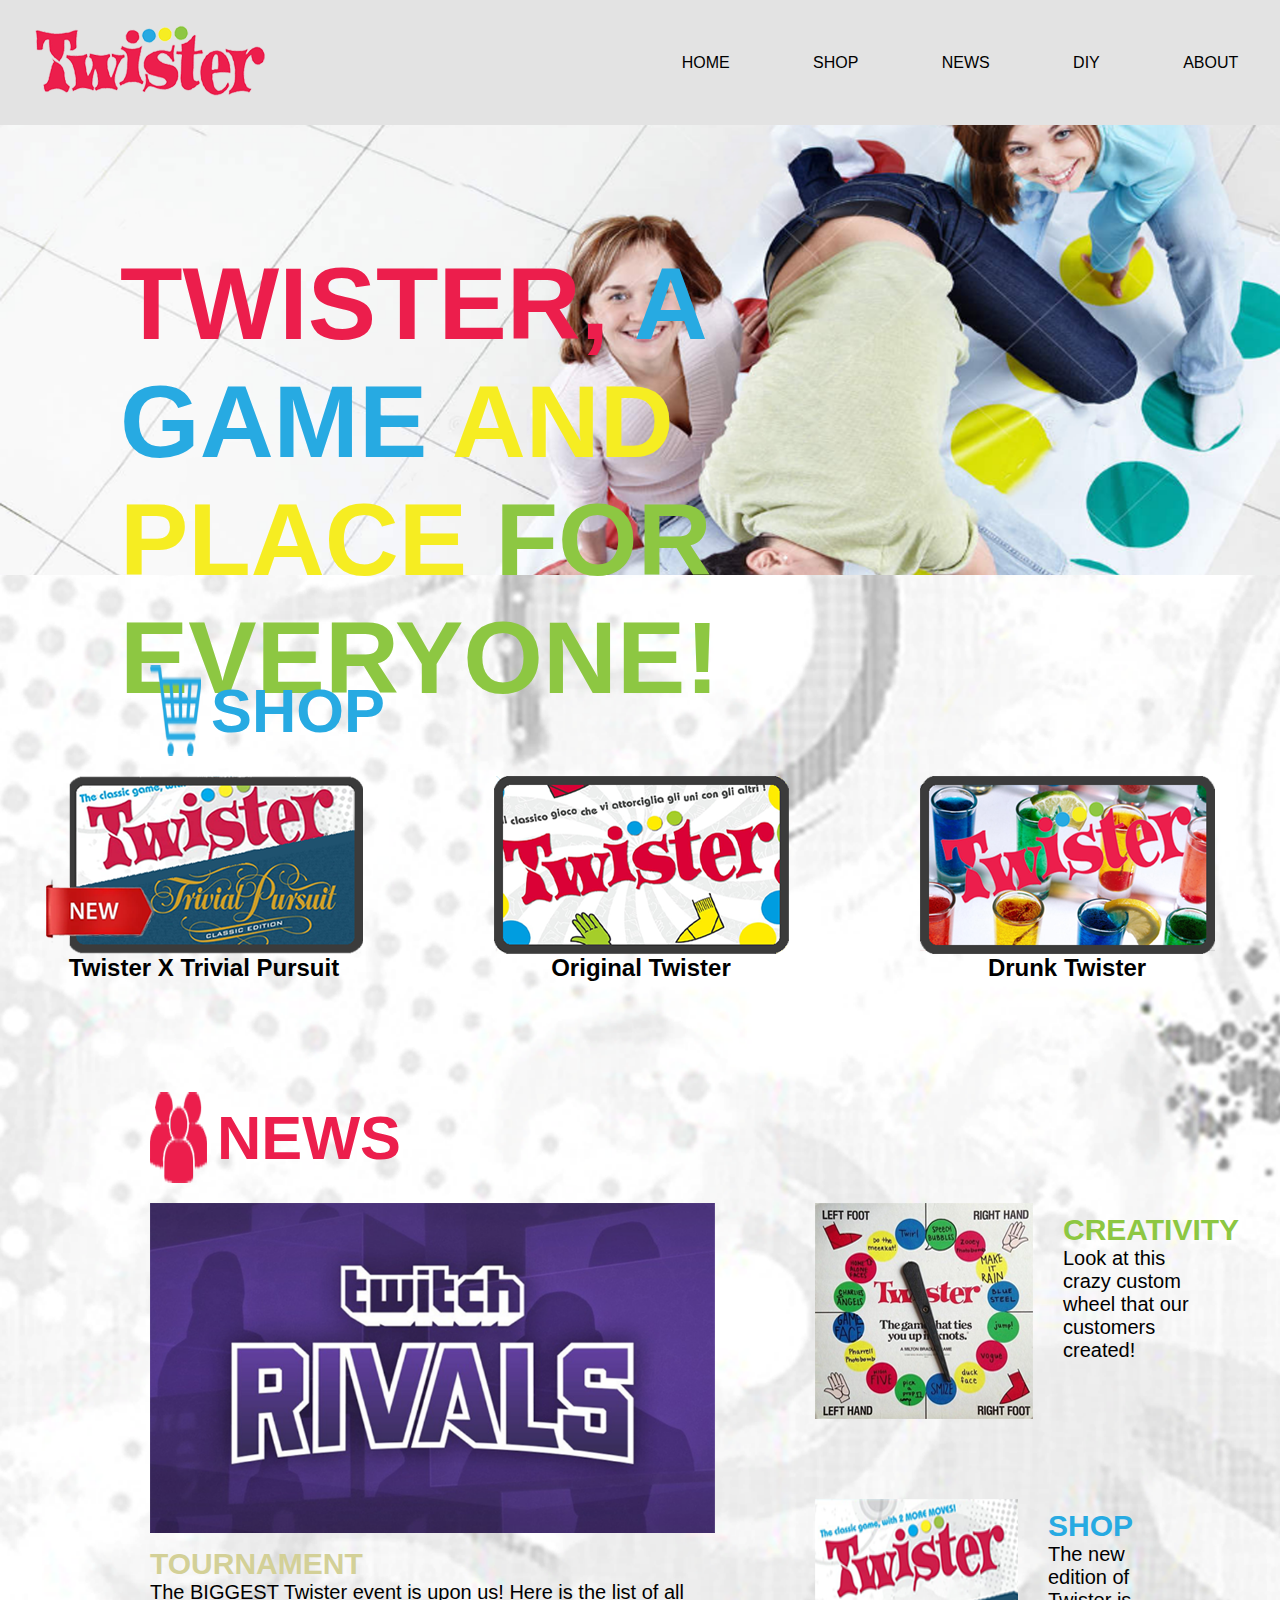
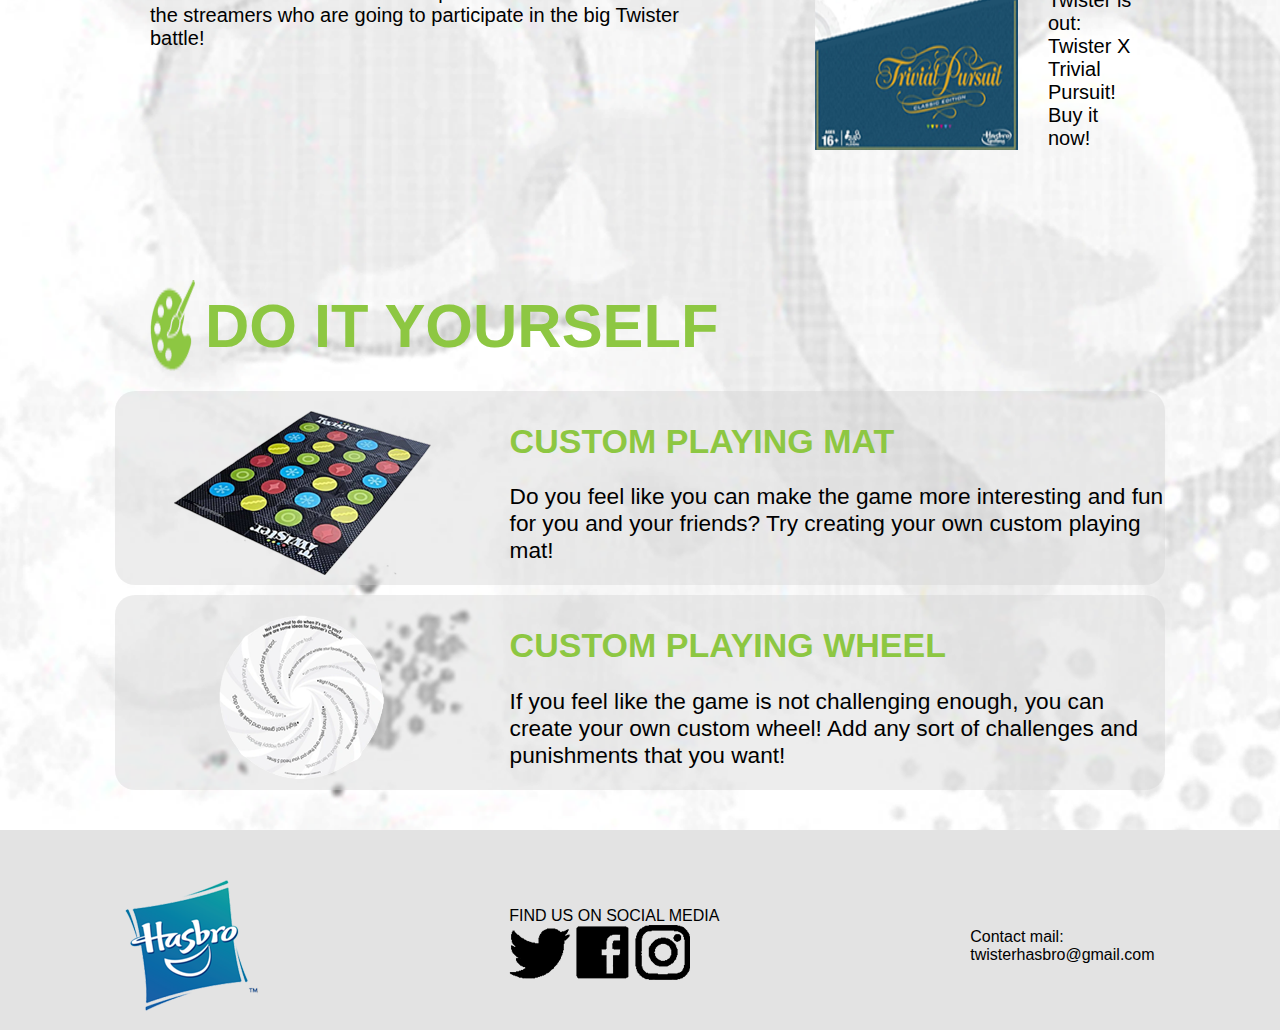
<file: index.html>
<!DOCTYPE html>
<html lang="en">
<head>
    <link rel="stylesheet" href="style1.css">
    <meta charset="UTF-8">
    <meta http-equiv="X-UA-Compatible" content="IE=edge">
    <meta name="viewport" content="width=device-width, initial-scale=1.0">
    <title>Twister</title>
</head>
<body>
   
<!--navigation bar-->
     <nav>
        <div id="lft">
        <a id="logo1" href="index.html"><img src="images/logo.png" alt="logo"></a>
        <a id="logo2" href="index.html"><img src="images/logo2.png" alt="logo"></a>
        </div>
    
        <div id="rgt1">
            <a class="red" href="index.html">HOME</a>
            <a class="blue" href="#shop">SHOP</a>
            <a class="yellow" href="#news">NEWS</a>
            <a class="green" href="#diy">DIY</a>
            <a class="purple" href="#">ABOUT</a>
        </div>
        <div id="rgt2">
            <a id="burger" href="#mobilenav"><img src="images/burger.png" alt="burger"></a>
        </div>
    </nav>
    


<section class="welcome">
    <h1><span style="color: #ec1e4c;">TWISTER,</span> <span style="color: #27aae2;">A GAME</span> <span style="color: #f6ed22;">AND PLACE</span><span style="color: #8dc742;"> FOR EVERYONE!</span></h1>
</section>




<!--shop image section-->
<section id="shop" class="shop1">
    <section class="heading">
        <img src="images/buyicon.png" alt="shopicon">
        <h1><span style="color: #27aae2;">SHOP</span></h1>
    </section>
    <section class="shop">
    <a href="TwisterXTrivialPursuit.html" id="firstgame" class="game">
        <img src="images/main2.png" alt="main2">
        <h2>Twister X Trivial Pursuit</h2>
    </a>
    <section class="game">
        <img src="images/main1.png" alt="main1">
        <h2>Original Twister</h2>
    </section>
    <section class="game">
        <img src="images/main3.png" alt="main3">
        <h2>Drunk Twister</h2>
    </section>
    </section>
</section>




<!--news section bigscreen-->
<section id="news" class="news1">
    <section class="heading">
        <img src="images/community.png" alt="news">
        <h1><span style="color: #ec1e4c;">NEWS</span></h1>
    </section>

    <section class="news">
    <a href="TwitchRivals.html" class="tournament">
       <section> <img src="images/ttvrivals.png" alt="ttv"></section>
        <section class="text">
            <h2><span style="color: #d3d097;">TOURNAMENT</span></h2>
            <p>The BIGGEST Twister event is upon us! Here is the list of all the streamers who are going to participate in the big Twister battle!</p>
        </section>
    </a>

    <section class="other">

        <section class="custom">
            <img src="images/custom.png" alt="custom">
            <section class="text">
                <h2><span style="color: #8dc742;">CREATIVITY</span></h2>
                <p>Look at this crazy custom wheel that our customers created!</p>
            </section>
        </section>
     
        <a href="TwisterXTrivialPursuit.html" class="custom">
            <img src="images/ugabuga.png" alt="txt">
            <section class="text">
                <h2><span style="color: #27aae2;">SHOP</span></h2>
                <p>The new edition of Twister is out: Twister X Trivial Pursuit! Buy it now!</p>
            </section>
        </a> 
        </section>
       

    </section>
</section>




<!--news small screen-->
<section id="newss" class="newss">

    <section class="heading">
        <img src="images/community.png" alt="news">
        <h1><span style="color: #ec1e4c;">NEWS</span></h1>
    </section>

    <a href="TwitchRivals.html" class="row">
        <section class="image">
            <img src="images/ttvsmall.png" alt="smallttv">
        </section>
        <section class="text">
            <h2><span style="color: #d3d097;">TOURNAMENT</span></h2>
            <p>The BIGGEST Twister event is upon us! Here is the list of all the streamers who are going to participate in the big Twister battle!</p>
        </section>
    </a>

    <section class="row">
        <section class="image">
            <img src="images/smallcustom.png" alt="smallcustom">
        </section>
        <section class="text">
            <h2><span style="color: #8dc742;">CREATIVITY</span></h2>
            <p>Look at this crazy custom wheel that our customers created! Get inspiration for your own custom spinning wheel!</p>
        </section>
    </section>

    <a href="TwisterXTrivialPursuit.html" class="row">
        <section class="image">
            <img src="images/txtsmall.png" alt="smalltxt">
        </section>
        <section class="text">
            <h2><span style="color: #27aae2;">SHOP</span></h2>
            <p>The new edition of Twister is out: Twister X Trivial Pursuit! Test your knowledge and athletic skills all at once! Buy it NOW!</p>
        </section>
    </a>


</section>

<!--do it yourself part-->
<section id="diy" class="DIY">

    <section class="heading">
        <img src="images/diy.png" alt="diy">
        <h1><span style="color: #8dc742;">DO IT YOURSELF</span></h1>
    </section>

    <section class="row2">
        <section class="image">
            <img src="images/customp.png" alt="customp">
        </section>
        <section class="text2">
            <h2><span style="color: #8dc742;">CUSTOM PLAYING MAT</span></h2>
            <p>Do you feel like you can make the game more interesting and fun for you and your friends? Try creating your own custom playing mat!</p>
        </section>
    </section>

    
    <a href="Spinningwheel.html" class="row2" >
        <section class="image">
            <img src="images/customw.png" alt="customw">
        </section>
        <section class="text2">
            <h2><span style="color: #8dc742;">CUSTOM PLAYING WHEEL</span></h2>
            <p>If you feel like the game is not challenging enough, you can create your own custom wheel! Add any sort of challenges and punishments that you want!</p>
        </section>
    </a>

</section>


<footer>
    <!--The footer will only appear on regular screens, on smaller screens it will be the navigation bar like we did in one class-->
    <section class="bigfooter">
        <img src="images/hasbro.png" alt="hasbro">
        <section class="middle">
            <p>FIND US ON SOCIAL MEDIA</p>
            <img src="images/social.png" alt="socialmedia">
        </section>
        <p>Contact mail: <br> twisterhasbro@gmail.com</p>
    </section>
    
<nav id="mobilenav">
        <a class="red" href="index.html">HOME</a>
        <a class="blue" href="#shop">SHOP</a>
        <a class="yellow" href="#newss">NEWS</a>
        <a class="green" href="#diy">DIY</a>
        <a class="purple" href="#">ABOUT</a>
    </nav>
    
    
</footer>


</body>
</html>
</file>
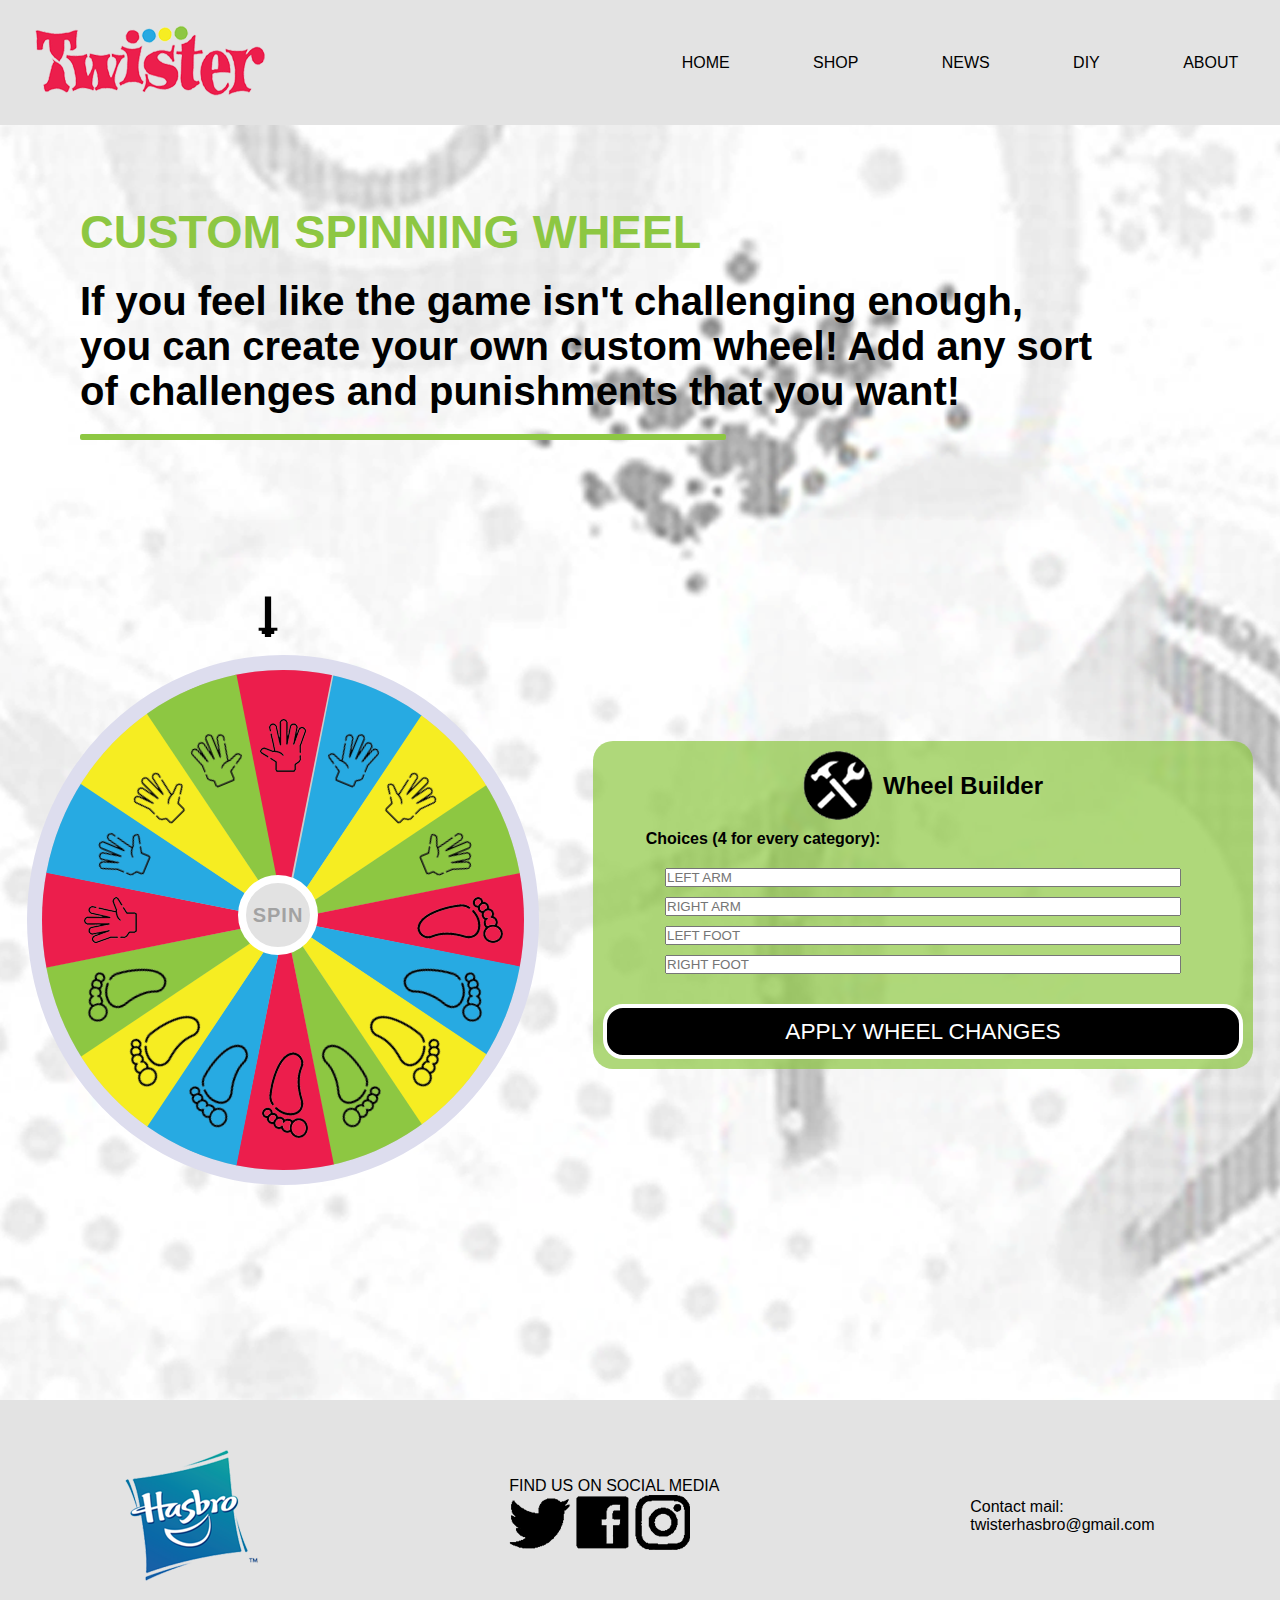
<file: Spinningwheel.html>
<!DOCTYPE html>
<html lang="en">
<head>
    <link rel="stylesheet" href="style4.css">
    <meta charset="UTF-8">
    <meta http-equiv="X-UA-Compatible" content="IE=edge">
    <meta name="viewport" content="width=device-width, initial-scale=1.0">
    <title>Custom spinning wheel</title>
</head>
<body>
   
<!--navigation bar-->

<nav>
    <div id="lft">
    <a id="logo1" href="index.html"><img src="images/logo.png" alt="logo"></a>
    <a id="logo2" href="index.html"><img src="images/logo2.png" alt="logo"></a>
    </div>

    <div id="rgt1">
        <a class="red" href="index.html">HOME</a>
        <a class="blue" href="#shop">SHOP</a>
        <a class="yellow" href="#news">NEWS</a>
        <a class="green" href="#diy">DIY</a>
        <a class="purple" href="#">ABOUT</a>
    </div>
    <div id="rgt2">
        <a id="burger" href="#mobilenav"><img src="images/burger.png" alt="burger"></a>
    </div>
</nav>

<!--heading-->
<section class="heading">
    <h1><span style="color: #8dc742;">CUSTOM SPINNING WHEEL</span></h1>
</section>

<section class="text">
    <h2><b>If you feel like the game isn't challenging enough, you can create your own custom wheel! Add any sort of challenges and punishments that you want!</b></h2>
</section>
<hr class="line">



<!-- I took this part from a youtube video: https://www.youtube.com/watch?v=uN11hInUfLs&list=LL&index=6&t=1s&ab_channel=GhostCode This was my first time using java script-->
<section class="box">

    
    <section class="wheel">
        
            <span class="arrow"></span>
        
        <!-- SPINNING WHEEL-->
        <button id="spin">SPIN</button>
        <div class="container">
            <div class="one"><img src="images/lefthand.png" alt="lefthand"></div>
            <div class="two"><img src="images/lefthand.png" alt="lefthand"></div>
            <div class="three"><img src="images/lefthand.png" alt="lefthand"></div>
            <div class="four"><img src="images/lefthand.png" alt="lefthand"></div>
            <div class="five"><img src="images/leftfoot.png" alt="leftfoot"></div>
            <div class="six"><img src="images/leftfoot.png" alt="leftfoot"></div>
            <div class="seven"><img src="images/leftfoot.png" alt="leftfoot"></div>
            <div class="eight"><img src="images/leftfoot.png" alt="leftfoot"></div>
            <div class="nine"><img src="images/rightfoot.png" alt="rightfoot"></div>
            <div class="ten"><img src="images/rightfoot.png" alt="rightfoot"></div>
            <div class="eleven"><img src="images/rightfoot.png" alt="rightfoot"></div>
            <div class="twelve"><img src="images/rightfoot.png" alt="rightfoot"></div>
            <div class="thirteen"><img src="images/righthand.png" alt="righthand"></div>
            <div class="fourteen"><img src="images/righthand.png" alt="righthand"></div>
            <div class="fifteen"><img src="images/righthand.png" alt="righthand"></div>
            <div class="sixteen"><img src="images/righthand.png" alt="righthand"></div>
        </div>
    </section>
    
    <!--green wheel builder-->
    <section class="builder">

        <section class="title">
            <img src="images/BUILDER.png" alt="builder">
            <h2>Wheel Builder</h2>
        </section>

        <section class="part2">
            <section class="choices">
                <p>Choices (4 for every category):</p>
            </section>

            <section class="input">
                <input type="text" placeholder="LEFT ARM">
                <input type="text" placeholder="RIGHT ARM">
                <input type="text" placeholder="LEFT FOOT">
                <input type="text" placeholder="RIGHT FOOT">
            </section>

            <section class="buttonn">
                <a class="button">APPLY WHEEL CHANGES</a>
            </section>

        </section>
    </section>

</section>
<script src="style4.js"></script>

<footer>
    <!--The footer will only appear on regular screens, on smaller screens it will be the navigation bar like we did in one class-->
    <section class="bigfooter">
        <img src="images/hasbro.png" alt="hasbro">
        <section class="middle">
            <p>FIND US ON SOCIAL MEDIA</p>
            <img src="images/social.png" alt="socialmedia">
        </section>
        <p>Contact mail: <br> twisterhasbro@gmail.com</p>
    </section>
    

    <nav id="mobilenav">
        <a class="red" href="index.html">HOME</a>
        <a class="blue" href="#shop">SHOP</a>
        <a class="yellow" href="#newss">NEWS</a>
        <a class="green" href="#diy">DIY</a>
        <a class="purple" href="#">ABOUT</a>
    </nav>
    
</footer>
</body>
</file>
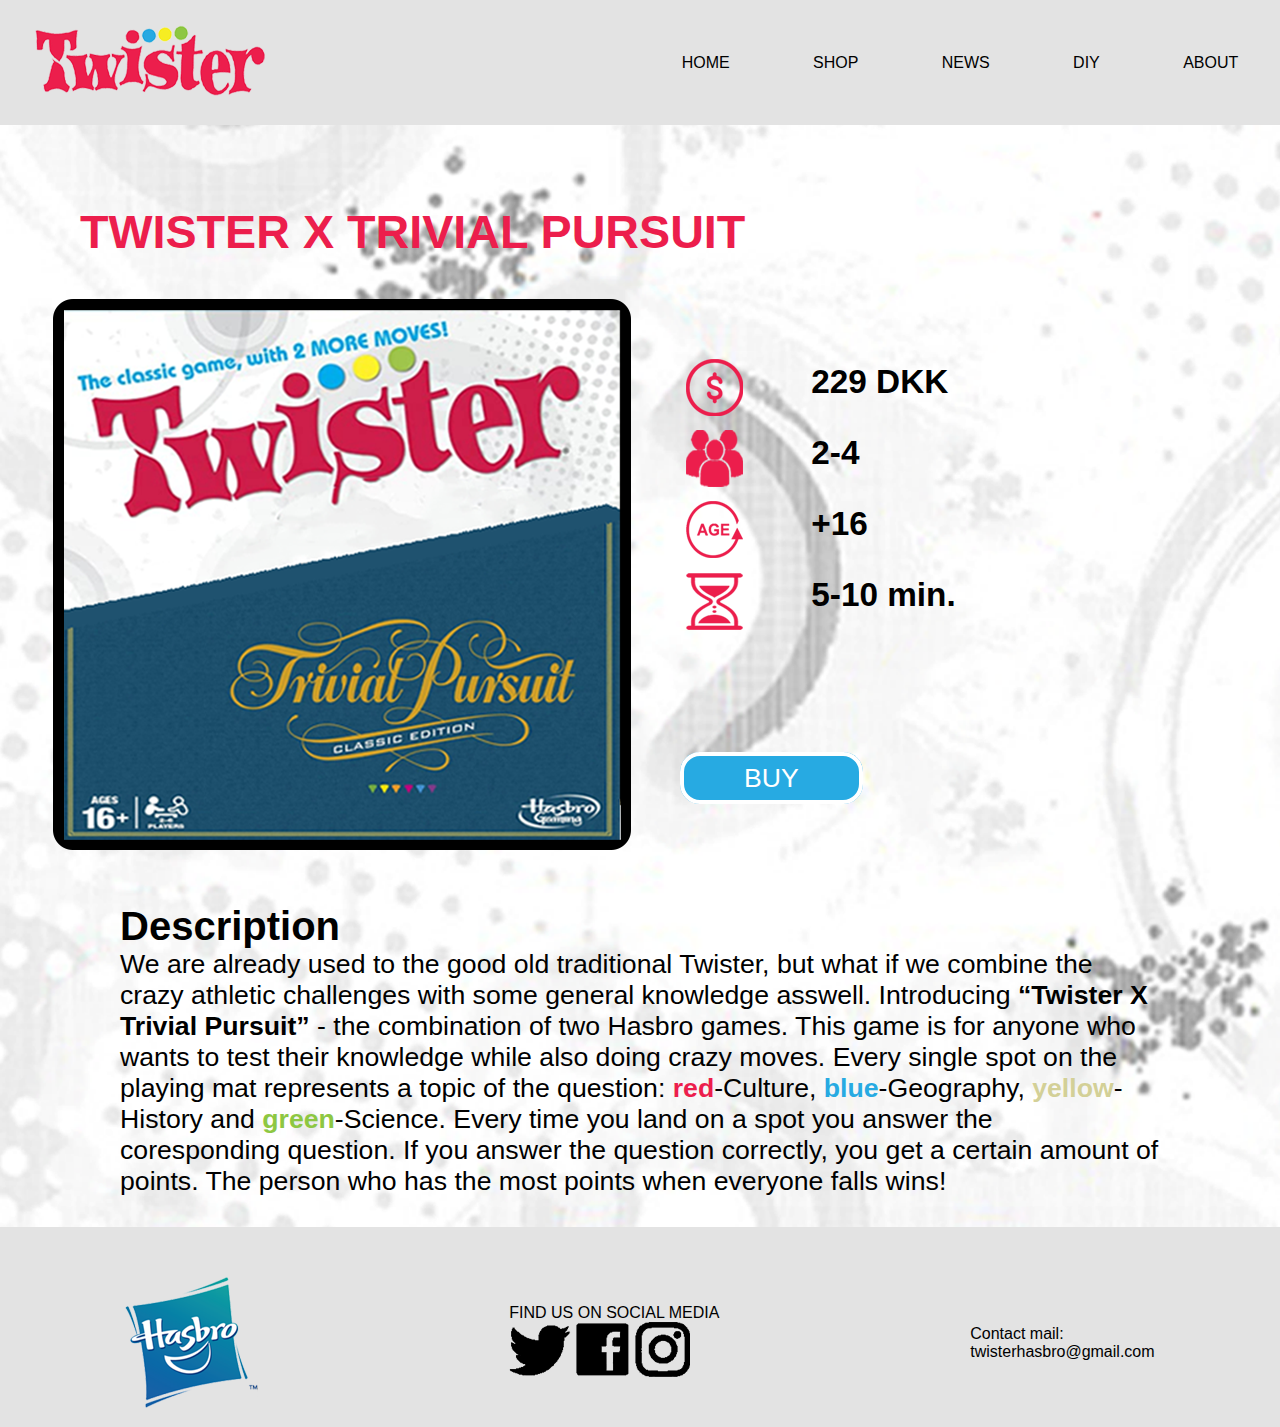
<file: TwisterXTrivialPursuit.html>
<!DOCTYPE html>
<html lang="en">
<head>
    <link rel="stylesheet" href="style2.css">
    <meta charset="UTF-8">
    <meta http-equiv="X-UA-Compatible" content="IE=edge">
    <meta name="viewport" content="width=device-width, initial-scale=1.0">
    <title>Twister X Trivial Pursuit</title>
</head>
<body>
   
<!--navigation bar-->

<nav>
    <div id="lft">
    <a id="logo1" href="index.html"><img src="images/logo.png" alt="logo"></a>
    <a id="logo2" href="index.html"><img src="images/logo2.png" alt="logo"></a>
    </div>

    <div id="rgt1">
        <a class="red" href="index.html">HOME</a>
        <a class="blue" href="#shop">SHOP</a>
        <a class="yellow" href="#news">NEWS</a>
        <a class="green" href="#diy">DIY</a>
        <a class="purple" href="#">ABOUT</a>
    </div>
    <div id="rgt2">
        <a id="burger" href="#mobilenav"><img src="images/burger.png" alt="burger"></a>
    </div>
</nav>

<!--heading-->
<section class="heading">
    <h1><span style="color: #ec1e4c;">TWISTER X TRIVIAL PURSUIT</span></h1>
</section>

<!--game and icon section-->

<section class="box">

    <section class="left">
        <section class="first"><img src="images/left.png" alt="left"></section>
        <section class="second"><img src="images/left2.png" alt="left2"></section>
    </section>

    

    <section class="right">

        <section class="info1">
            <section class="icons">
                <section class="icon">
                    <img src="images/price.png" alt="price">
                </section>
                <section class="txt"> 
                    <p>229 DKK</p>
                </section>
            </section>

            <section class="icons">
                <section class="icon">
                    <img src="images/players.png" alt="players">
                </section>
                <section class="txt">
                    <p>2-4</p>
                </section>
            </section>

            <section class="icons">
                <section class="icon">
                    <img src="images/age.png" alt="age">
                </section>
                <section class="txt">
                    <p>+16</p>
                </section>
            </section>

            <section class="icons">
                <section class="icon">
                    <img src="images/time.png" alt="time">
                </section>
                    <section class="txt">
                        <p>5-10 min.</p>
                    </section>
            </section>

        
        </section>

            <section class="info2">
                <a class="button">BUY</a>
            </section>

    </section>

</section>

<!--TEXT SECTION-->
<section class="description">
    <h2>Description</h2>
    <p>We are already used to the good old traditional Twister, but what if we combine the crazy athletic challenges with some general knowledge asswell. Introducing <b>“Twister X Trivial Pursuit”</b> - the combination of two Hasbro games. This game is for anyone who wants to test their knowledge while also doing crazy moves. Every single spot on the playing mat represents a topic of the question: <b><span style="color: #ec1e4c;">red</span></b>-Culture, <b><span style="color: #27aae2;">blue</span></b>-Geography, <b><span style="color: #d3d097;">yellow</span></b>-History and<b><span style="color: #8dc742;"> green</span></b>-Science. Every time you land on a spot you answer the coresponding question. If you answer the question correctly, you get a certain amount of points. The person who has the most points when everyone falls wins!</p>
</section>

<footer>
    <!--The footer will only appear on regular screens, on smaller screens it will be the navigation bar like we did in one class-->
    <section class="bigfooter">
        <img src="images/hasbro.png" alt="hasbro">
        <section class="middle">
            <p>FIND US ON SOCIAL MEDIA</p>
            <img src="images/social.png" alt="socialmedia">
        </section>
        <p>Contact mail: <br> twisterhasbro@gmail.com</p>
    </section>
    

    <nav id="mobilenav">
        <a class="red" href="index.html">HOME</a>
        <a class="blue" href="#shop">SHOP</a>
        <a class="yellow" href="#newss">NEWS</a>
        <a class="green" href="#diy">DIY</a>
        <a class="purple" href="#">ABOUT</a>
    </nav>
    
</footer>
</body>
</file>
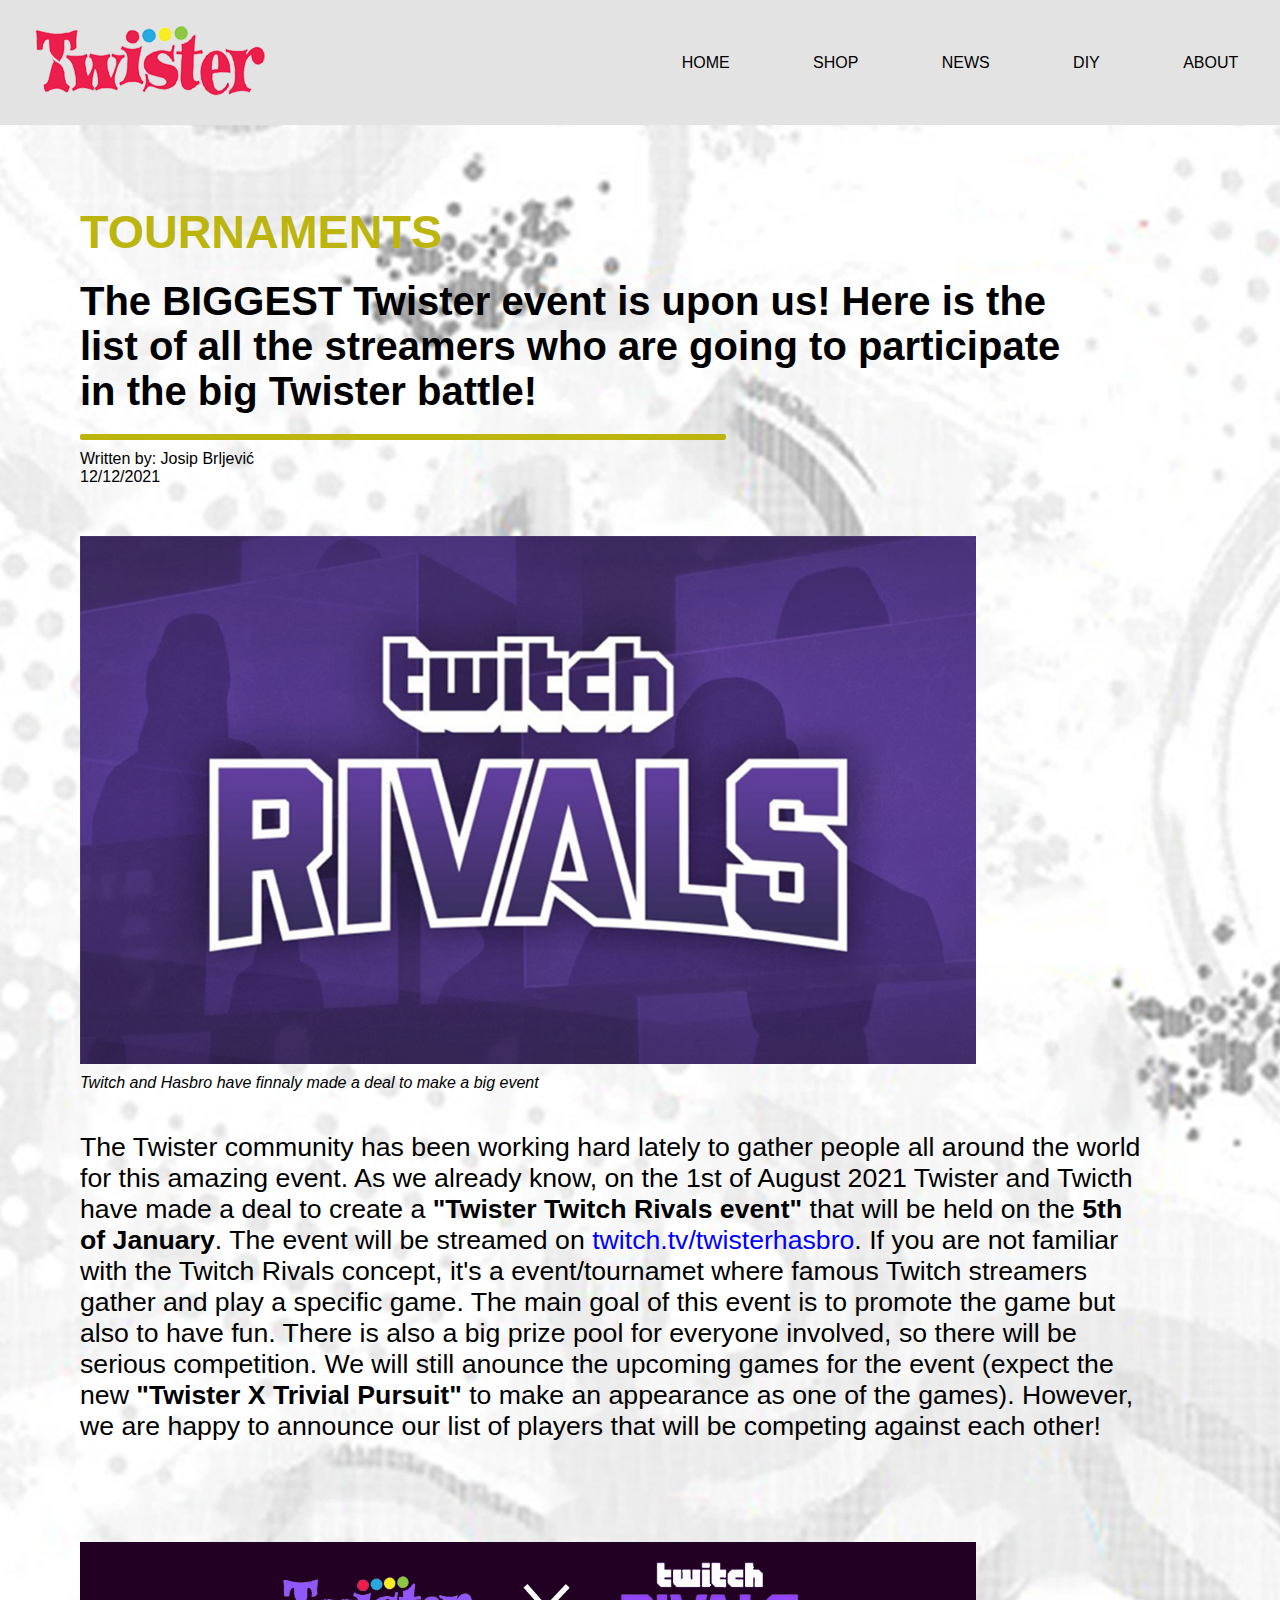
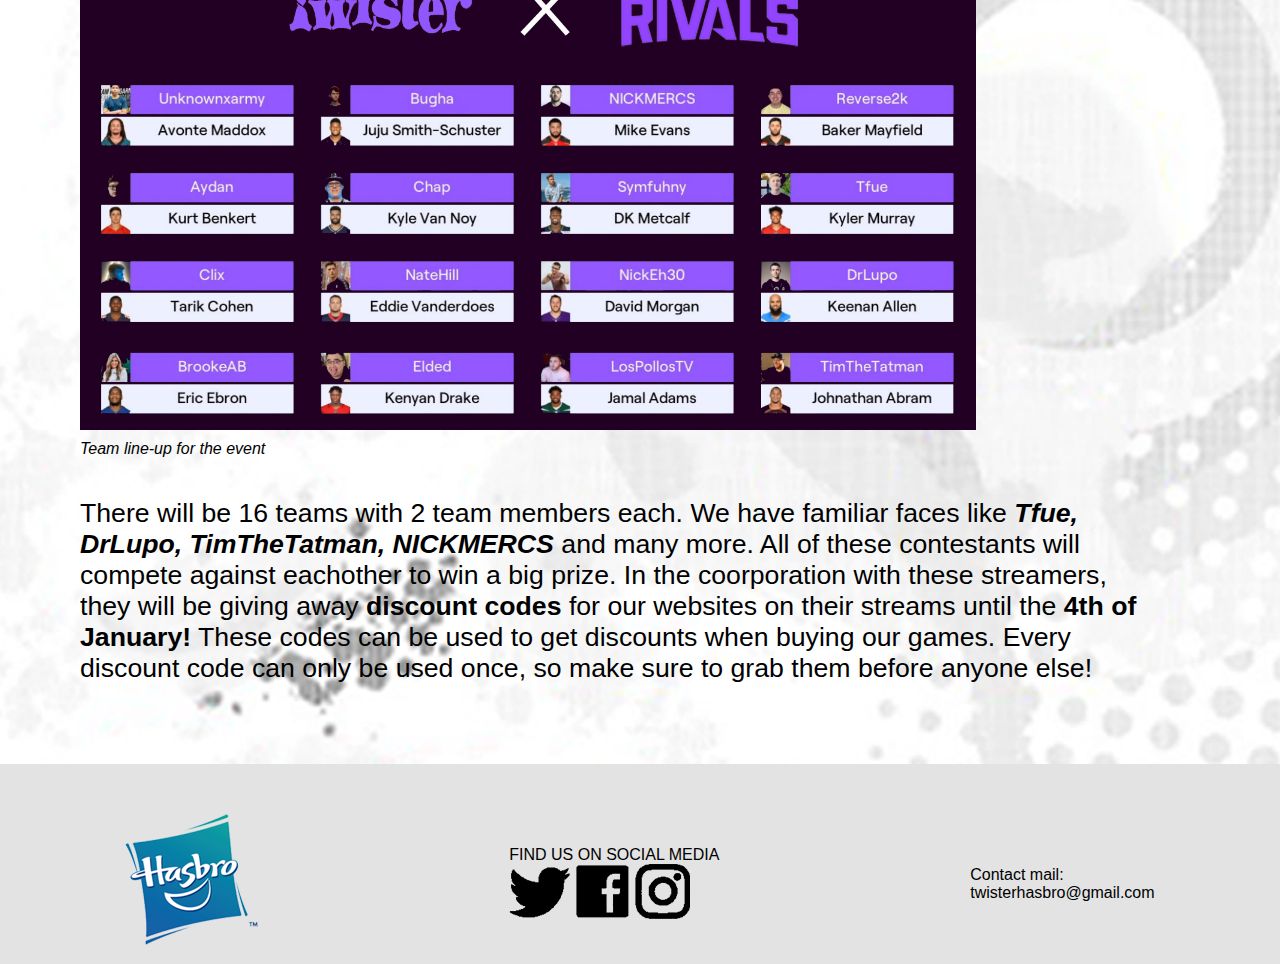
<file: TwitchRivals.html>
<!DOCTYPE html>
<html lang="en">
<head>
    <link rel="stylesheet" href="style3.css">
    <meta charset="UTF-8">
    <meta http-equiv="X-UA-Compatible" content="IE=edge">
    <meta name="viewport" content="width=device-width, initial-scale=1.0">
    <title>Twister Twicth Rivals</title>
</head>

<body>

    <!--navigation bar-->

    <nav>
        <div id="lft">
        <a id="logo1" href="index.html"><img src="images/logo.png" alt="logo"></a>
        <a id="logo2" href="index.html"><img src="images/logo2.png" alt="logo"></a>
        </div>
    
        <div id="rgt1">
            <a class="red" href="index.html">HOME</a>
            <a class="blue" href="#shop">SHOP</a>
            <a class="yellow" href="#news">NEWS</a>
            <a class="green" href="#diy">DIY</a>
            <a class="purple" href="#">ABOUT</a>
        </div>
        <div id="rgt2">
            <a id="burger" href="#mobilenav"><img src="images/burger.png" alt="burger"></a>
        </div>
    </nav>

<!--heading-->
<section class="heading">
    <h1><span style="color: #bcb50e;">TOURNAMENTS</span></h1>
</section>

<section class="text">
    <h2><b>The BIGGEST Twister event is upon us! Here is the list of all the streamers who are going to participate in the big Twister battle!</b></h2>
</section>
<hr class="line">
<p>Written by: Josip Brljević<br>12/12/2021</p>


<!--image and article bellow it-->
<section class="image">
    <img src="images/ttvrivals2.png" alt="ttv">
    <p><i>Twitch and Hasbro have finnaly made a deal to make a big event</i></p>
</section>

<section class="article">
    <p>The Twister community has been working hard lately to gather people all around the world for this amazing event. As we already know, on the 1st of August 2021 Twister and Twicth have made a deal to create a <b>"Twister Twitch Rivals event"</b> that will be held on the <b>5th of January</b>. The event will be streamed on <a href="https://www.twitch.tv/twisterhasbro">twitch.tv/twisterhasbro</a>. If you are not familiar with the Twitch Rivals concept, it's a event/tournamet where famous Twitch streamers gather and play a specific game. The main goal of this event is to promote the game but also to have fun. There is also a big prize pool for everyone involved, so there will be serious competition. We will still anounce the upcoming games for the event (expect the new <b>"Twister X Trivial Pursuit"</b> to make an appearance as one of the games). However, we are happy to announce our list of players that will be competing against each other!</p>
</section>

<!--second image and article-->
<section class="image">
    <img src="images/team.png" alt="team">
    <p><i>Team line-up for the event</i></p>
</section>

<section class="article">
    <p>There will be 16 teams with 2 team members each. We have familiar faces like <b><i>Tfue, DrLupo, TimTheTatman, NICKMERCS</i></b> and many more. All of these contestants will compete against eachother to win a big prize. In the coorporation with these streamers, they will be giving away <b>discount codes</b> for our websites on their streams until the <b>4th of January!</b> These codes can be used to get discounts when buying our games. Every discount code can only be used once, so make sure to grab them before anyone else!</p>
</section>


<footer>
    <!--The footer will only appear on regular screens, on smaller screens it will be the navigation bar like we did in one class-->
    <section class="bigfooter">
        <img src="images/hasbro.png" alt="hasbro">
        <section class="middle">
            <p>FIND US ON SOCIAL MEDIA</p>
            <img src="images/social.png" alt="socialmedia">
        </section>
        <p>Contact mail: <br> twisterhasbro@gmail.com</p>
    </section>
    

    <nav id="mobilenav">
        <a class="red" href="index.html">HOME</a>
        <a class="blue" href="#shop">SHOP</a>
        <a class="yellow" href="#newss">NEWS</a>
        <a class="green" href="#diy">DIY</a>
        <a class="purple" href="#">ABOUT</a>
    </nav>
    
</footer>

</body>
</file>
<file: style1.css>
*{
    margin: 0;
    padding: 0;
}

body{
    max-width: 100%;
    
    background-image: url("images/background.png");
    background-size:cover;
    background-repeat: no-repeat;
}

a{
    text-decoration: none;
    color: black;
}
/*navigation*/
#rgt2{
    width: 50%;
}

#rgt2{
    display: flex;
    justify-content: flex-end;
    align-items: flex-end;
}



nav{
    display: flex;
    justify-content: space-around;
    align-items: center;
    background-color: #e3e3e3;
    width: 100%;
    height:125px;
    
}

@media only screen and (max-width: 1180px){
    nav{
        height:90px;
    }

    #logo1{
        display: none;
    }
}


nav div#lft{
    width: 50%;
    
   
}

nav a{
    
    
    padding: 35px;
    text-decoration: none;
    color: black;
    
    font-family: arial,italic;
    
}

.red:hover{
    color: red;
}

.blue:hover{
    color: #27aae2;
}

.yellow:hover{
    color: yellow;
}

.green:hover{
    color: greenyellow;
}

.purple:hover{
    color: purple;
}

nav div#rgt1{
    width: 50%;
    display: flex;  
    justify-content: space-around;
}

#mobilenav{
    
    display: flex;
    flex-direction: column;
   
    height: 100vw;
    
}

#mobilenav a{
    padding: 0;
    color: black;
    width: 100%;
    display: flex;
    justify-content: center;
    align-items: center;
    padding-top: 10px;
    padding-bottom: 10px;
    border-bottom: 1px solid white;
    text-decoration: none;
    font-family: Arial, Helvetica, sans-serif;
}

@media only screen and (max-width: 1180px){
    #rgt1{
        display: none !important;
    }
   #mobilenav{
        display: block;
    }
    
    
    
}

@media only screen and (min-width: 1180px){
    
    #rgt2, #mobilenav{
        display: none;
    }

    #logo2{
        display: none;
    }
    
}




/*image at the beggining with text*/
@media only screen and (min-width: 1180px){
    .welcome{
    max-width: 100%;
    height: 450px;
    background-image: url("images/welcome.png");
    background-size: cover;

    
    
    text-transform: uppercase;
   
    
    font-family: Impact, Haettenschweiler, 'Arial Narrow Bold', sans-serif;
    font-size: 4vw;
    }
    
    .welcome h1{
    padding: 120px;
    width: 60%;
    align-content: center;
}
}

@media only screen and (max-width: 1180px){
    .welcome{
    width: 100%;
    height: 200px;
    background-image: url("images/welcome2.png");
    background-size: cover;

    
    
    text-transform: uppercase;
    
    
    font-family: Impact, Haettenschweiler, 'Arial Narrow Bold', sans-serif;
    
    display:flex ;
    justify-content: center;
    align-items: center;

    }

    .welcome h1{
        width: 60%;
        font-size: 6vw;
    }
}


/*shop heading*/
.heading{
    width: 70%;
    padding-top: 50px;
    padding-left: 150px;
    padding-bottom: 20px;
    display: flex;
    font-family: Arial, Helvetica, sans-serif;
    font-size: 23pt;
    
}

@media only screen and (max-width: 1180px){
    .heading{
      
        font-size: 15pt;
    }
}

.heading h1{
    padding: 10px;
}

.heading img{
    max-width: 100%;
}

/*shop section*/
.game{
    display: flex;
    flex-direction: column;
}

#firstgame{
    margin-left: -20px;
}

.shop1{
    width: 100%;
    margin-top: 40px;
    display: flex;
    flex-direction: column;
}

.shop{
    width: 100%;
    
    display: flex;
    justify-content: space-around;
    align-content: center;
    flex-wrap: wrap;
}

.game h2{
    display: flex;
    align-content: center;
    justify-content: center;

    font-family: Arial, Helvetica, sans-serif;
}

.game{
    padding-bottom: 30px;
    transition-duration: 0.5s;
}

.game:hover{
    transform: scale(1.08);
    border-width: 10px;
    
}

/*news section big screen*/
@media only screen and (max-width:2000px){
    .newss{
        display: none;
    }

.news{
    width: 100%;
    display: flex;
    justify-content: space-around;
}

.news1{
    padding-top: 30px;
    display: flex;
    flex-direction: column;
}

.news img{
    max-width: 100%;
}

.news .tournament{
    transition-duration: 0.5s;
    margin-left: 150px;
    width: 50%;
    display: flex;
    flex-direction: column;
}

.news .text{
    
    padding-top: 10px;
    font-size: 15pt;
    font-family: Arial, Helvetica, sans-serif;
}

.other{
    width: 50%;
    display:inline-flex ;
    flex-direction: column;
}

.other .custom{
    transition-duration: 0.5s;
    padding-bottom: 80px;
    padding-left: 100px;
    width: 50%;
    
    margin-right: auto;
    display:flex;
    
}

.other .text {
    width: 50%;
    padding-left: 30px;
    
    
}

.custom img{
    max-width: 100%;
}

.other .text p{
    width: 100%;
    
}
}

.custom:hover{
    transform: scale(1.08);
    border-width: 10px;
    
}

.tournament:hover{
        transform: scale(1.05);
        border-width: 10px;
}

/*news section small screen*/
@media only screen and (max-width:900px){
    
    .heading{
        width: auto;
        padding-bottom: 20px;
        padding-left: 40px;
    }

    .heading img{
        max-width: 100%;
    }

    .news1{
        display: none;
    }


    .newss{
        display: block;
        margin-left: -20px;
    }

    .newss img{
        max-width: 100%;
    }

    .newss .image{
        
        margin-left: 40px;
    }

    .row{
        padding-bottom: 10px;
        width: 100%;
        display: flex;
        flex-direction: row;
    }

    .row .image{
        width: 40%;
    }

    .row .text{
        display: flex;
        
        align-content: center;
        flex-direction: column;
        padding-left: 15px;
        width: 70%;
        font-family: Arial, Helvetica, sans-serif;
        font-size: 3vw;
        
    }

}

/* DO IT YOURSELF section*/

.DIY{
    display: flex;
    flex-direction: column;
}



.row2{
    margin: 0 auto;
    width:82%;
    
    padding-top: 10px;
    padding-bottom: 10px;

    margin-bottom: 10px;

    display: flex;
    justify-content: space-around;
    background-color: rgba(209, 209, 209, 0.4);
    border-radius: 20px;

    padding-top: 20px;
    
   
}

.row2 .image{
    
    width: 40%;
    display: flex;
    justify-content: space-around;
    align-content: center;
}

.row2 img{
    max-width: 100%;
}

.row2 .text2{
    display: flex;
    flex-direction: column;
    justify-content:space-around;
    align-content: center;
    padding-left: 20px;
    width: 70%;
    font-family: Arial, Helvetica, sans-serif;
    font-size: 17pt;
}

@media only screen and (max-width:900px){
    .row2{
    width: 90%;
    padding-left: 10px;
    }
    .row2 .text2{
        justify-content: center;
        font-size: 11pt;
    }
}
/*footer*/
footer{
    width: 100%;
    margin-top: 30px;
    background-color: #e3e3e3;
    width: 100%;
    height: 200px;
    
    
}

.bigfooter{
    width: 100%;
    display: flex;
    justify-content: space-around;
    align-items: center;
    padding-top: 50px;

    font-family: Arial, Helvetica, sans-serif;
    
}


@media only screen and (max-width:1180px){
    .bigfooter{
        display: none;
    }
}
</file>
<file: style4.css>
*{
    margin: 0;
    padding: 0;
}

body{
    overflow-x:hidden;
    position: relative;
    width: 100%;
    background-image: url("images/background.png");
    background-size:auto;
    background-repeat: no-repeat;
}
/*navigation*/
#rgt2{
    width: 50%;
}

#rgt2{
    display: flex;
    justify-content: flex-end;
    align-items: flex-end;
}



nav{
    display: flex;
    justify-content: space-around;
    align-items: center;
    background-color: #e3e3e3;
    width: 100%;
    height:125px;
    
}

@media only screen and (max-width: 1180px){
    nav{
        height:90px;
    }
}


nav div#lft{
    width: 50%;
    
   
}

nav a{
    
    
    padding: 35px;
    text-decoration: none;
    color: black;
    
    font-family: arial,italic;
    
}

.red:hover{
    color: red;
}

.blue:hover{
    color: #27aae2;
}

.yellow:hover{
    color: yellow;
}

.green:hover{
    color: greenyellow;
}

.purple:hover{
    color: purple;
}

nav div#rgt1{
    width: 50%;
    display: flex;  
    justify-content: space-around;
}

#mobilenav{
    width: 100%;
    
    display: flex;
    flex-direction: column;
    height: 100vw;
    
}

#mobilenav a{
    padding: 0;
    color: black;
    width: 100%;
    display: flex;
    justify-content: center;
    align-items: center;
    padding-top: 10px;
    padding-bottom: 10px;
    border-bottom: 1px solid white;
    text-decoration: none;
    font-family: Arial, Helvetica, sans-serif;
}
@media only screen and (max-width: 1180px){
    nav{
        height:90px;
    }

    #logo1{
        display: none;
    }
}

@media only screen and (min-width: 1180px){
    #logo2{
        display: none;
    }
}

@media only screen and (max-width: 1180px){
    #rgt1{
        display: none !important;
    }
   #mobilenav{
        display: block;
    }
    
    
    
}

@media only screen and (min-width: 1180px){
    
    #rgt2, #mobilenav{
        display: none;
    }
    
}
/*heading*/
@media only screen and (min-width: 1180px){
    .heading h1{
        font-size: 35pt;
    } 

    .heading{
        margin-top: 80px;
        margin-left: 80px;
    }
}

@media only screen and (max-width: 1180px){
    .heading h1{
        font-size: 22pt;
    } 
    .heading{
        
        display: flex;
        justify-content: center;
        align-items: center;
        margin-top: 80px;
    }
}

.heading{
    max-width: 100%;
    font-family:Arial, Helvetica, sans-serif;
}

/****TEXT****/

.text{
    width: 80%;
    font-family: Arial, Helvetica, sans-serif;
    font-size: 20pt;
    padding-left: 80px;
    padding-top: 20px;
}

.line{
    width:  50%;
    margin-left: 80px;
    margin-top: 20px;
    color: #8dc742;
    border-radius: 2px;
    border:solid;
}

@media only screen and (max-width: 1180px){
    .text h2{
        font-size: 18pt;
    }
}
/*****WHEEEEEL************/

.wheel{
    padding-top: 30px;
    width: 40%;
    display:flex;
	align-items:center;
	justify-content: center;
	height:100vh;
	overflow:hidden;
}

.container{
    width:500px;
	height:500px;
	background-color: #ccc;
	border-radius:50%;
	border:15px solid #dde;
	position: relative;
	overflow: hidden;
	transition: 5s;
}

.container div{
    height:50%;
	width:100px;
	position: absolute;
	clip-path: polygon(100% 0 , 50% 100% , 0 0 );
	transform:translateX(-50%);
	transform-origin:bottom;
	text-align:center;
	display:flex;
	align-items: center;
	justify-content: center;
	font-size:20px;
	font-weight:bold;
	font-family:sans-serif;
	color:#fff;
	left:135px;
}

.container .one{
    background-color: #ec1e4c;
    left: 50%;
}

.container .two{
    background-color: #27aae2;
    transform: rotate(22.5deg);
    left: 40%;
}

.container .three{
    background-color: #f6ed22;
    transform: rotate(45deg);
    left: 40%;
}

.container .four{
    background-color: #8dc742;
    transform: rotate(67.5deg);
    left: 40%;
}

.container .five{
    background-color: #ec1e4c;
    transform: rotate(90deg);
    left: 40%;
}

.container .six{
    background-color: #27aae2;
    transform: rotate(112.5deg);
    left: 40%;
}

.container .seven{
    background-color: #f6ed22;
    transform: rotate(135deg);
    left: 40%;
}


.container .eight{
    background-color: #8dc742;
    transform: rotate(157.5deg);
    left: 40%;
}

.container .nine{
    background-color: #ec1e4c;
    transform: rotate(180deg);
    left: 40%;
}

.container .ten{
    background-color: #27aae2;
    transform: rotate(202.5deg);
    left: 40%;
}

.container .eleven{
    background-color: #f6ed22;
    transform: rotate(225deg);
    left: 40%;
}

.container .twelve{
    background-color: #8dc742;
    transform: rotate(247.5deg);
    left: 40%;
}

.container .thirteen{
    background-color: #ec1e4c;
    transform: rotate(270deg);
    left: 40%;
}

.container .fourteen{
    background-color: #27aae2;
    transform: rotate(292.5deg);
    left: 40%;
}

.container .fifteen{
    background-color: #f6ed22;
    transform: rotate(315deg);
    left: 40%;
}

.container .sixteen{
    background-color: #8dc742;
    transform: rotate(337.5deg);
    left: 40%;

}

.container div img{
    margin-bottom: 100px;
}

.arrow{
    margin-top: -600px;
    margin-left: 20px;
	position: absolute;
	justify-content: space-around;
    align-items: center;
	transform: translateX(-50%);
	color:black;
}

.arrow::before{
	content:"\1F817";
	font-size:50px;
}

#spin{
    position: absolute;
	justify-content: space-around;
    
    margin-top: 70px;
    margin-left: 70px;
	transform:translate(-50%,-50%);
	z-index:10;
	background-color: #e2e2e2;
	text-transform: uppercase;
	border:8px solid #fff;
	font-weight:bold;
	font-size:20px;
	color:#a2a2a2;
	width: 80px;
	height:80px;
	font-family: sans-serif;
	border-radius:50%;
	cursor: pointer;
	outline:none;
	letter-spacing: 1px;
}

.box{
    width: 100%;
    display: flex;
    justify-content: space-around;
}
/*builder section*/
.builder{
    width: 50%;
    margin-top: auto;
    margin-bottom: auto;
  
    padding: 10px;
    border-radius: 20px;
    display: flex;
    flex-direction: column;
    align-items: center;
    justify-content: center;
}

.builder .title{
    width: 100%;
    display: flex;
    justify-content: center;
    align-content: center;
    font-family: Arial, Helvetica, sans-serif;
    
}

.title h2{
   display: flex;
   justify-content: center;
   align-items: center; 
   padding-left: 10px;
}

.title img{
    max-width: 100%;
}

.choices{
    width: 50%;
    display: flex;
    justify-content: center;
    align-items: center;
    padding-top: 10px;
    font-family: Arial, Helvetica, sans-serif;
    font-size: 12pt;
    font-weight: bold;
}

.input{
    padding-top: 10px;
    display: flex;
    flex-direction: column;
    justify-content: center;
    align-items: center;
}

.input input{
    width: 80%;
    margin-top: 10px;
}

.part2{
    width: 100%;
    display: flex;
    flex-direction: column;
    
   
}

.buttonn{
    width: 100%;
    padding-top: 20px;
    display: flex;
    justify-content: center;
    align-items: center;
    font-family: Arial, Helvetica, sans-serif;
    font-size: 17pt;
}

.builder{
    
    background-color: rgba(141, 199, 66, 0.7);
}

.button{
    width: 100%;
    display: flex;
    justify-content: space-around;
    align-content: center;
    padding-top: 10px;
    padding-bottom: 10px;
    margin-top: 10px;
    padding-left: 100px;
    padding-right: 100px;
    background-color:black;
    text-decoration: none;
    border-radius: 20px;
    border-width: 4px;
    border-style: solid;
    color: white;
    transition: 0.4s;
    
}

.button:hover{
    cursor: pointer;
    background-color: white;
    color: black;
}

@media only screen and (max-width: 1180px){
    .box{
        display: block;
        justify-content: center;
        align-items: center;
    }

    .wheel{
        width: 100%;
    }

    .builder{
        margin:0 auto;
        width: 95%;
    }
}

/*footer*/
footer{
    
    width: 100%;
    margin-top: 30px;
    background-color: #e3e3e3;
    width: 100%;
    height: 200px;
    
    
}

.bigfooter{
    width: 100%;
    display: flex;
    justify-content: space-around;
    align-items: center;
    padding-top: 50px;

    font-family: Arial, Helvetica, sans-serif;
    
}


@media only screen and (max-width:1180px){
    .bigfooter{
        display: none;
    }

    
}
/**aditions at the end**/
@media only screen and (max-width:1180px){
   
    .text{
        margin-left: -50px;
    }

    .heading{
        display: flex;
        justify-content: flex-start;
        align-items: flex-start;
        margin-left: 30px;
    }

    .line{
        margin-left: 30px;
    }

    .button{
        font-size: 12pt;
    }
}
</file>
<file: style2.css>
*{
    margin: 0;
    padding: 0;
}

body{
    max-width: 100%;
    overflow-x: hidden;
    background-image: url("images/background.png");
    background-size:cover;
    background-repeat: no-repeat;
}
/*navigation*/
#rgt2{
    width: 50%;
}

#rgt2{
    display: flex;
    justify-content: flex-end;
    align-items: flex-end;
}



nav{
    display: flex;
    justify-content: space-around;
    align-items: center;
    background-color: #e3e3e3;
    width: 100%;
    height:125px;
    
}

@media only screen and (max-width: 1180px){
    nav{
        height:90px;
    }
}


nav div#lft{
    width: 50%;
    
   
}

nav a{
    
    
    padding: 35px;
    text-decoration: none;
    color: black;
    
    font-family: arial,italic;
    
}

.red:hover{
    color: red;
}

.blue:hover{
    color: #27aae2;
}

.yellow:hover{
    color: yellow;
}

.green:hover{
    color: greenyellow;
}

.purple:hover{
    color: purple;
}

nav div#rgt1{
    width: 50%;
    display: flex;  
    justify-content: space-around;
}

#mobilenav{
    width: 100%;
    
    display: flex;
    flex-direction: column;
    height: 100vw;
    
}

#mobilenav a{
    padding: 0;
    color: black;
    width: 100%;
    display: flex;
    justify-content: center;
    align-items: center;
    padding-top: 10px;
    padding-bottom: 10px;
    border-bottom: 1px solid white;
    text-decoration: none;
    font-family: Arial, Helvetica, sans-serif;
}

@media only screen and (max-width: 1180px){
    nav{
        height:90px;
    }

    #logo1{
        display: none;
    }
}

@media only screen and (min-width: 1180px){
    #logo2{
        display: none;
    }
}

@media only screen and (max-width: 1180px){
    #rgt1{
        display: none !important;
    }
   #mobilenav{
        display: block;
    }
    
    
    
}

@media only screen and (min-width: 1180px){
    
    #rgt2, #mobilenav{
        display: none;
    }
}

@media only screen and (min-width: 1180px){
    .heading h1{
        font-size: 35pt;
    } 

    .heading{
        margin-top: 80px;
        margin-left: 80px;
    }
}

@media only screen and (max-width: 1180px){
    .heading h1{
        font-size: 22pt;
    } 
    .heading{
        
        display: flex;
        justify-content: center;
        align-items: center;
        margin-top: 80px;
    }
}


.heading{
    max-width: 100%;
    font-family:Arial, Helvetica, sans-serif;
    
}
/**************************************** game and icons on a BIG screen**********************************************************/
@media only screen and (min-width: 1180px){

.second{
    display: none;
}


.box{
    
    margin-left: 30px;
    margin-top: 40px;
    max-width: 100%;
    display: flex;
    justify-content: center;
    align-content: center;
}

.box img{
    max-width: 100%;
}


.box .left{
    
    width: 50%;
    display: flex;
    justify-content: space-around;
    align-items: center;
}



.box .right{
    width: 50%;
    display: flex;
    justify-content: space-around;
    flex-direction: column;
    
}




.button:hover{
    cursor: pointer;
    background-color: white;
    color:#27aae2; 
    transition-duration: 0.4s;
}

.icons{
    padding-bottom: 10px;
    width: 100%;
    display: flex;
}

.icons .txt{
    padding-top: 4px;
    width: 70%;
    font-family: Arial, Helvetica, sans-serif;
    font-weight: bold;
    
    
    margin: 0 auto; 

    font-size: 25pt;
    
}

.icons .icon{
    width: 10%;
    margin: 0 auto;
}


.info2{
    margin-left: 25px;
    
}


.button{
    padding: 7px;
    padding-left: 60px;
    padding-right: 60px;
    background-color: #27aae2;
    font-size: 20pt;
    font-family: Arial, Helvetica, sans-serif;
    text-decoration: none;
    border-radius: 20px;
    border-width: 4px;
    border-style: solid;
    color: white;
    width: 160px;
    
}



}
/**********************game and icons ona SMALL screen*********************************/
@media only screen and (max-width: 1180px){
    .first{
        display: none;
    }

    .box img{
        max-width: 100%;
    }

    .box{
        padding-top: 20px;
        width: 100%;
        display: block;
    }

    .left{
        width: 100%;
        display: flex;
        justify-content: space-around;
        align-content: center;
        padding-bottom: 10px;

    }

    .left .second{
        
        display: flex;
        justify-content: center;
        align-content: center;
    }

    .right{
        padding-top: 20px;
        
        width: 100%;
        display: flex;
        justify-content: space-around;
        align-content: center;
        flex-direction: column;
    }

    .right .txt{
        font-size: 15pt;
        font-family: Arial, Helvetica, sans-serif;
        font-weight: bold;
    }

    .right .icons{
        width:100%;
        display: flex;
        justify-content: space-around;
        align-content: center;
        padding-bottom: 5px;
        
    }

    .right .icons .icon{
        display: flex;
        width: 35%;
        justify-content:flex-end;
    }

    .right .icons .txt{
        margin-top: 15px;
        width: 50%;
        display: flex;
        align-content: center;
        justify-content: flex-start;
    }

    .button:hover{
        cursor: pointer;
        background-color: white;
        color:#27aae2; 
        transition-duration: 0.4s;
    }



    .info2{
        padding-top: 20px;
        display:flex ;
        justify-content: space-around;
        align-content: center;
        
        
    }
    
    
    .button{
        display: flex;
        justify-content: space-around;
        align-content: center;
        margin-top: 10px;
        padding: 20px;
        padding-left: 100px;
        padding-right: 100px;
        background-color: #27aae2;
        font-size: 17pt;
        font-family: Arial, Helvetica, sans-serif;
        text-decoration: none;
        border-radius: 20px;
        border-width: 4px;
        border-style: solid;
        color: white;
        width: 100px;
        
    }

    .button a{
       margin: 0 auto;
    }
}


/****DESCRIPTION***/
.description{
    margin-left: 120px;
    margin-right: 120px;
    margin-top: 50px;
    font-family: Arial, Helvetica, sans-serif;
    font-size: 20pt;
}

.description h2{
    font-weight: bold;
}

@media only screen and (max-width: 1100px){
    .description{
        font-size: 12pt;
        margin-top: 30px;
        margin-left: 50px;
        margin-right: 50px;
    }
}


/*footer*/
footer{
    width: 100%;
    margin-top: 30px;
    background-color: #e3e3e3;
    width: 100%;
    height: 200px;
    
    
}

.bigfooter{
    width: 100%;
    display: flex;
    justify-content: space-around;
    align-items: center;
    padding-top: 50px;

    font-family: Arial, Helvetica, sans-serif;
    
}


@media only screen and (max-width:1180px){
    .bigfooter{
        display: none;
    }
}
</file>
<file: style3.css>
*{
    margin: 0;
    padding: 0;
}

body{
    max-width: 100%;
    overflow-x: hidden;
    background-image: url("images/background.png");
    background-size:cover;
    background-repeat: no-repeat;
}

a{
    text-decoration: none;
    color: black;
}
/*navigation*/

#rgt2{
    width: 50%;
}

#rgt2{
    display: flex;
    justify-content: flex-end;
    align-items: flex-end;
}



nav{
    display: flex;
    justify-content: space-around;
    align-items: center;
    background-color: #e3e3e3;
    width: 100%;
    height:125px;
    
}

@media only screen and (max-width: 1180px){
    nav{
        height:90px;
    }
}


nav div#lft{
    width: 50%;
    
   
}

nav a{
    
    
    padding: 35px;
    text-decoration: none;
    color: black;
    
    font-family: arial,italic;
    
}

.red:hover{
    color: red;
}

.blue:hover{
    color: #27aae2;
}

.yellow:hover{
    color: yellow;
}

.green:hover{
    color: greenyellow;
}

.purple:hover{
    color: purple;
}

nav div#rgt1{
    width: 50%;
    display: flex;  
    justify-content: space-around;
}

#mobilenav{
    width: 100%;
    
    display: flex;
    flex-direction: column;
    height: 100vw;
    
}

#mobilenav a{
    padding: 0;
    color: black;
    width: 100%;
    display: flex;
    justify-content: center;
    align-items: center;
    padding-top: 10px;
    padding-bottom: 10px;
    border-bottom: 1px solid white;
    text-decoration: none;
    font-family: Arial, Helvetica, sans-serif;
}

@media only screen and (max-width: 1180px){
    nav{
        height:90px;
    }

    #logo1{
        display: none;
    }
}

@media only screen and (min-width: 1180px){
    #logo2{
        display: none;
    }
}

@media only screen and (max-width: 1180px){
    #rgt1{
        display: none !important;
    }
   #mobilenav{
        display: block;
    }
    
    
    
}

@media only screen and (min-width: 1180px){
    
    #rgt2, #mobilenav{
        display: none;
    }
    
}
/*heading*/
@media only screen and (min-width: 1180px){
    .heading h1{
        font-size: 35pt;
    } 

    .heading{
        margin-top: 80px;
        margin-left: 80px;
    }
}

@media only screen and (max-width: 1180px){
    .heading h1{
        font-size: 22pt;
    } 
    .heading{
        
        display: flex;
        justify-content: center;
        align-items: center;
        margin-top: 80px;
    }
}


.heading{
    max-width: 100%;
    font-family:Arial, Helvetica, sans-serif;
    
}
/****TEXT****/

.text{
    width: 80%;
    font-family: Arial, Helvetica, sans-serif;
    font-size: 20pt;
    padding-left: 80px;
    padding-top: 20px;
}

.line{
    width:  50%;
    margin-left: 80px;
    margin-top: 20px;
    color: #bcb50e;
    border-radius: 2px;
    border:solid;
}

p{
    margin-top: 10px ;
    margin-left: 80px;
    font-family: Arial, Helvetica, sans-serif;
}

@media only screen and (max-width: 1180px){
    .text h2{
        font-size: 18pt;
    }

    p{
        font-size: 8pt;
    }
}


/**image with small text bellow it*/
.image{
    padding-top: 50px;
    width: 70%;
    margin-left: 80px;
    margin-right: auto;
    
}

.image img{
    max-width: 100%;
    display: flex;
    justify-content: center;
    align-items: center;
}

.image p{
    margin-left: 0;
}

.article{
    padding-top: 30px;
    width: 90%;
    font-family: Arial, Helvetica, sans-serif;
    font-size: 20pt;
    
    margin-right: auto;
    padding-bottom: 50px;
}

.article a{
    color: blue;
}

@media only screen and (max-width: 1180px){
    .article p{
        font-size: 12pt;
        width: 100%;
    }
}


/*footer*/
footer{
    width: 100%;
    margin-top: 30px;
    background-color: #e3e3e3;
    width: 100%;
    height: 200px;
    
    
}

.bigfooter{
    width: 100%;
    display: flex;
    justify-content: space-around;
    align-items: center;
    padding-top: 50px;

    font-family: Arial, Helvetica, sans-serif;
    
}

.bigfooter p{
    margin-left: 0;
}


@media only screen and (max-width:1180px){
    .bigfooter{
        display: none;
    }
}

/*some mobile version additions that I noticed later on*/

@media only screen and (max-width:1180px){
   
    .text{
        margin-left: -50px;
    }

    .heading{
        display: flex;
        justify-content: flex-start;
        align-items: flex-start;
        margin-left: 30px;
    }

    .line{
        margin-left: 30px;
    }

    p{
        margin-left: 30px;
    }

    .article p{
        margin-left: 30px;
    }

    .image{
        margin-left: 30px;
    }
}
</file>
